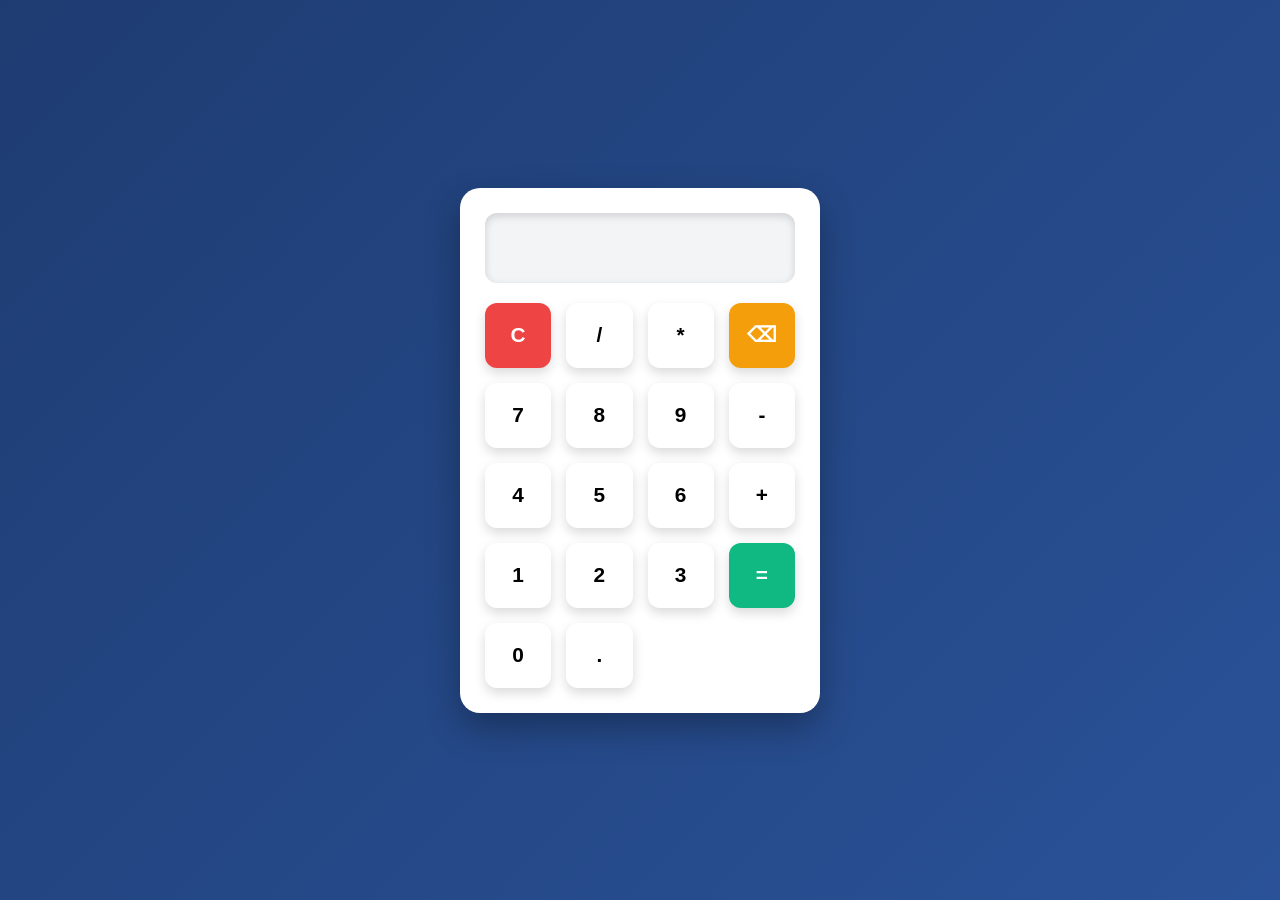
<file: calculater/index.html>
<!doctype html>
<html lang="en">
  <head>
    <meta charset="UTF-8" />
    <meta name="viewport" content="width=device-width, initial-scale=1.0" />
    <title>Code-Alpha Calculator</title>
    <link rel="stylesheet" href="style.css">
  </head>
  <body>
      <div id="Calculator">
          <input type="text" id="display" readonly/>
        <div id="button">
            <div class="buttons">
            <button onclick="clearDisplay()">C</button>
            <button onclick="appendValue('/')">/</button>
            <button onclick="appendValue('*')">*</button>
            <button onclick="deleteLast()">⌫</button>
            <button onclick="appendValue('7')">7</button>
            <button onclick="appendValue('8')">8</button>
            <button onclick="appendValue('9')">9</button>
            <button onclick="appendValue('-')">-</button>
            <button onclick="appendValue('4')">4</button>
            <button onclick="appendValue('5')">5</button>
            <button onclick="appendValue('6')">6</button>
            <button onclick="appendValue('+')">+</button>
            <button onclick="appendValue('1')">1</button>
            <button onclick="appendValue('2')">2</button>
            <button onclick="appendValue('3')">3</button>
            <button  onclick="calculate()">=</button>
            <button onclick="appendValue('0')">0</button>
            <button onclick="appendValue('.')">.</button>
        </div>
        </div>
    </div>
    <script src="script.js"></script>
  </body>
</html>
</file>
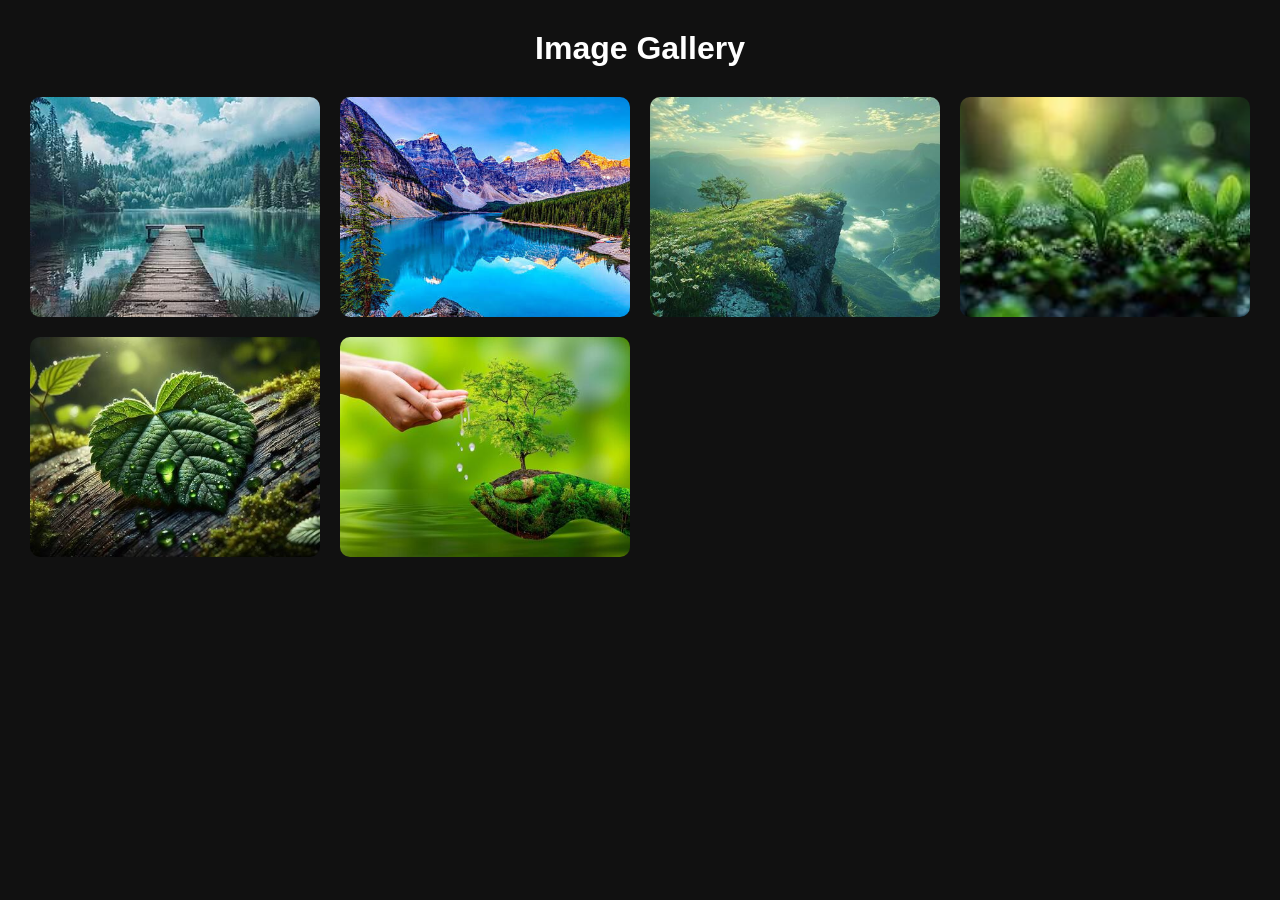
<file: Image_gallery/index.html>
<!DOCTYPE html>
<html lang="en">
<head>
<meta charset="UTF-8">
<meta name="viewport" content="width=device-width, initial-scale=1.0">

<title>Image Gallery</title>

<link rel="stylesheet" href="style.css">
</head>
<body>

<h1>Image Gallery</h1>

<div class="gallery">

<img src="images/img1.jpg" onclick="openLightbox(0)">
<img src="images/img2.jpg" onclick="openLightbox(1)">
<img src="images/img3.jpg" onclick="openLightbox(2)">
<img src="images/img4.jpg" onclick="openLightbox(3)">
<img src="images/img5.jpg" onclick="openLightbox(4)">
<img src="images/img6.jpg" onclick="openLightbox(5)">

</div>

<div class="lightbox" id="lightbox">

<span class="close" onclick="closeLightbox()">&times;</span>

<button class="prev" onclick="changeImage(-1)">❮</button>

<img id="lightbox-img">

<button class="next" onclick="changeImage(1)">❯</button>

</div>

<script src="script.js"></script>

</body>
</html>
</file>
<file: calculater/style.css>
*{
    margin: 0;
    padding: 0;
    box-sizing: border-box;
    font-family: Arial, Helvetica, sans-serif;
}

body{
    background: linear-gradient(135deg, #1e3c72, #2a5298);
    display: flex;
    justify-content: center;
    align-items: center;
    height: 100vh;
}

#Calculator{
    background: #ffffff;
    width: 360px;
    padding: 25px;
    border-radius: 20px;
    box-shadow: 0 15px 35px rgba(0,0,0,0.3);
}

#display{
    width: 100%;
    height: 70px;
    border: none;
    outline: none;
    background: #f3f4f6;
    border-radius: 12px;
    padding: 15px;
    font-size: 2rem;
    text-align: right;
    margin-bottom: 20px;
    color: #222;
    box-shadow: inset 0 3px 8px rgba(0,0,0,0.15);
}

.buttons{
    display: grid;
    grid-template-columns: repeat(4, 1fr);
    gap: 15px;
}

.buttons button{
    height: 65px;
    border: none;
    border-radius: 12px;
    background: #ffffff;
    font-size: 1.3rem;
    font-weight: bold;
    cursor: pointer;
    box-shadow: 0 5px 12px rgba(0,0,0,0.15);
    transition: all .25s ease;
}

.buttons button:hover{
    background: #2a5298;
    color: white;
    transform: translateY(-3px);
}

.buttons button:active{
    transform: scale(.95);
}

.buttons button:nth-child(1){
    background: #ef4444;
    color: white;
}

.buttons button:nth-child(1):hover{
    background: #dc2626;
}

.buttons button:nth-child(4){
    background: #f59e0b;
    color: white;
}

.buttons button:nth-child(4):hover{
    background: #d97706;
}

.buttons button:nth-child(16){
    background: #10b981;
    color: white;
}

.buttons button:nth-child(16):hover{
    background: #059669;
}

@media (max-width:420px){

    #Calculator{
        width:95%;
        padding:20px;
    }

    .buttons button{
        height:60px;
        font-size:1.2rem;
    }

    #display{
        height:65px;
        font-size:1.8rem;
    }
}
</file>
<file: Image_gallery/style.css>
*{
margin:0;
padding:0;
box-sizing:border-box;
font-family:Arial,sans-serif;
}

body{
background:#111;
padding:30px;
}

h1{
text-align:center;
color:white;
margin-bottom:30px;
}

.gallery{
display:grid;
grid-template-columns:repeat(auto-fit,minmax(250px,1fr));
gap:20px;
}

.gallery img{
width:100%;
height:220px;
object-fit:cover;
border-radius:10px;
cursor:pointer;
transition:.4s;
}

.gallery img:hover{
transform:scale(1.05);
box-shadow:0 10px 20px rgba(0,0,0,.5);
}

.lightbox{
position:fixed;
top:0;
left:0;
width:100%;
height:100%;
background:rgba(0,0,0,.9);
display:none;
justify-content:center;
align-items:center;
}

.lightbox img{
width:80%;
max-width:800px;
border-radius:10px;
animation:zoom .4s;
}

@keyframes zoom{

from{
transform:scale(.5);
opacity:0;
}

to{
transform:scale(1);
opacity:1;
}

}

.close{
position:absolute;
top:20px;
right:30px;
font-size:40px;
color:white;
cursor:pointer;
}

.prev,
.next{
position:absolute;
top:50%;
transform:translateY(-50%);
font-size:40px;
background:none;
border:none;
color:white;
cursor:pointer;
padding:20px;
}

.prev{
left:20px;
}

.next{
right:20px;
}

.prev:hover,
.next:hover,
.close:hover{
color:#00bfff;
}

@media(max-width:768px){

.gallery{
grid-template-columns:repeat(auto-fit,minmax(150px,1fr));
}

.lightbox img{
width:95%;
}

.prev,
.next{
font-size:30px;
}

}
</file>
